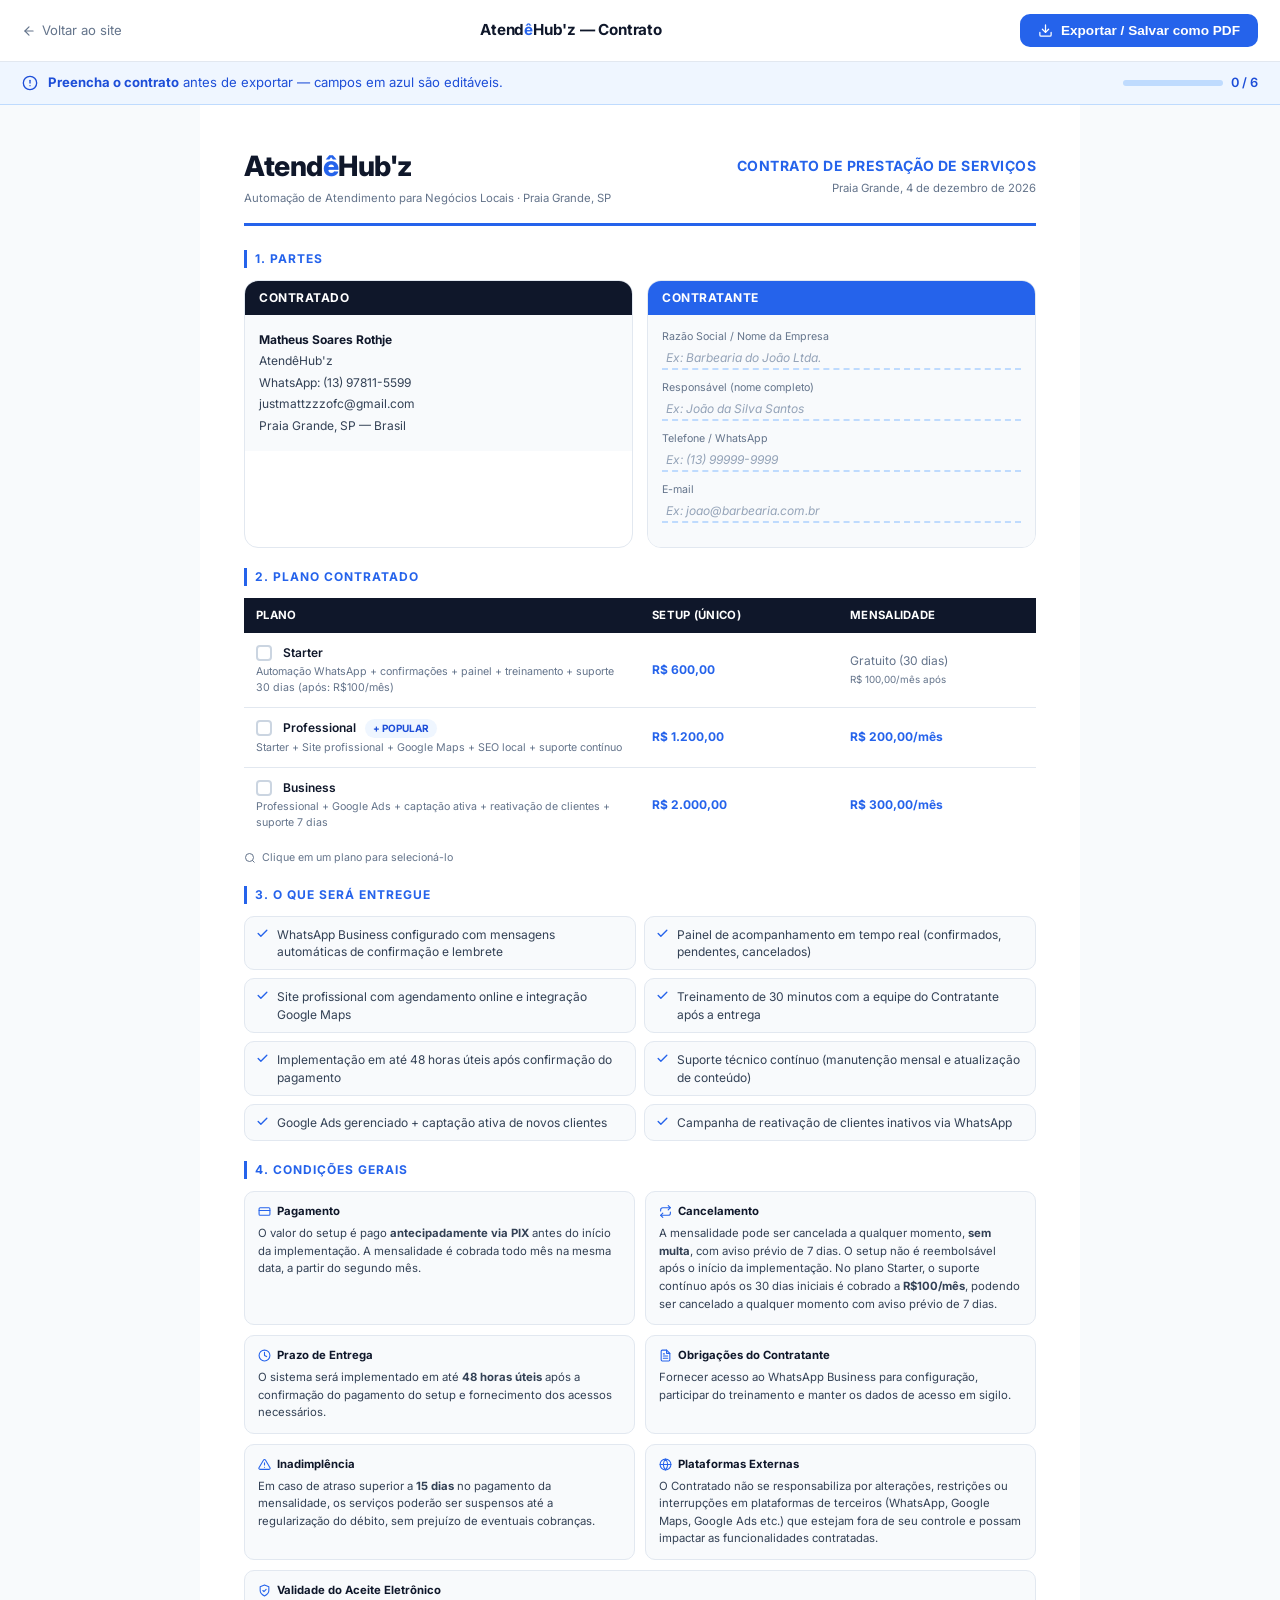
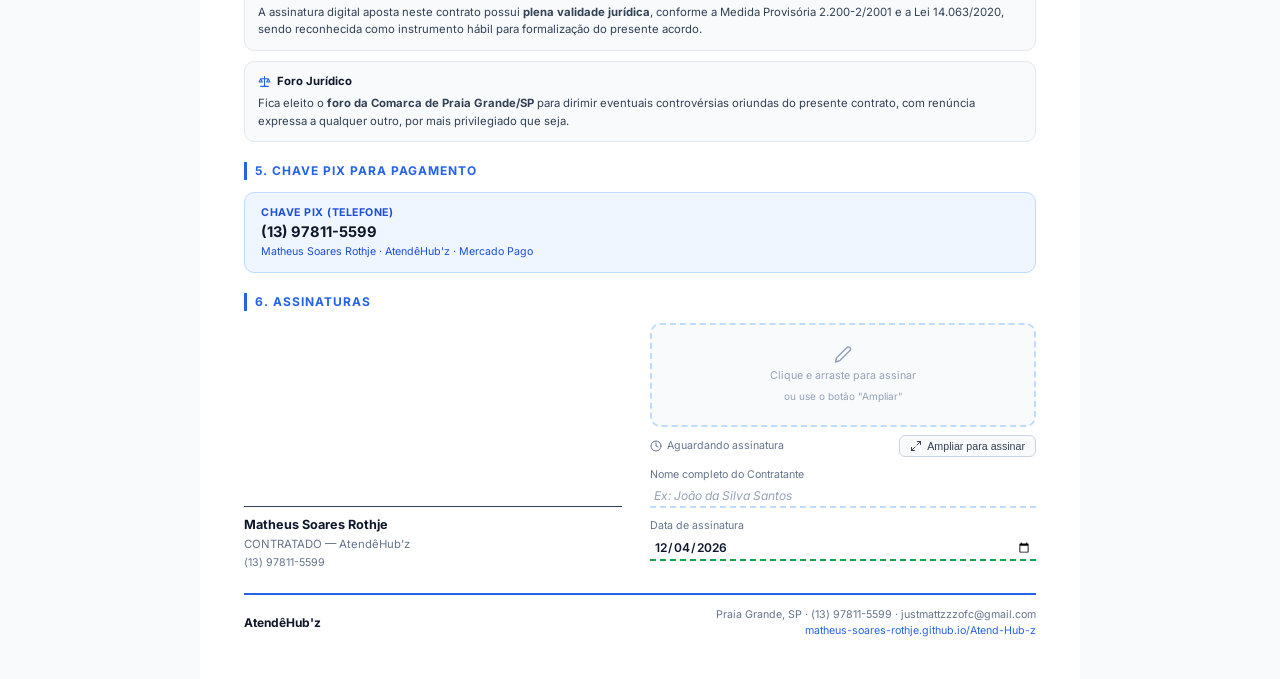
<file: contrato.html>
<!DOCTYPE html>
<html lang="pt-BR">
<head>
<meta charset="UTF-8">
<meta name="viewport" content="width=device-width, initial-scale=1.0">
<title>Contrato de Prestação de Serviços — AtendêHub'z</title>
<link rel="icon" type="image/png" href="assets/logo2.png">
<link rel="preconnect" href="https://fonts.googleapis.com">
<link href="https://fonts.googleapis.com/css2?family=Inter:wght@400;500;600;700;800&display=swap" rel="stylesheet">
<link rel="stylesheet" href="contrato.css">
</head>
<body>

<!-- TOOLBAR -->
<div class="toolbar">
  <a href="index.html#planos" class="btn-back">
    <svg width="14" height="14" viewBox="0 0 24 24" fill="none" stroke="currentColor" stroke-width="2" stroke-linecap="round" stroke-linejoin="round"><line x1="19" y1="12" x2="5" y2="12"/><polyline points="12 19 5 12 12 5"/></svg>
    Voltar ao site
  </a>
  <div class="toolbar-brand">Atend<span>ê</span>Hub'z — Contrato</div>
  <div class="toolbar-actions">
    <button class="btn-export" id="btn-export" onclick="exportarPDF()">
      <svg width="15" height="15" viewBox="0 0 24 24" fill="none" stroke="currentColor" stroke-width="2" stroke-linecap="round" stroke-linejoin="round"><path d="M21 15v4a2 2 0 0 1-2 2H5a2 2 0 0 1-2-2v-4"/><polyline points="7 10 12 15 17 10"/><line x1="12" y1="15" x2="12" y2="3"/></svg>
      Exportar / Salvar como PDF
    </button>
  </div>
</div>

<!-- BANNER PROGRESSO -->
<div class="fill-banner">
  <svg width="16" height="16" viewBox="0 0 24 24" fill="none" stroke="currentColor" stroke-width="2" stroke-linecap="round" stroke-linejoin="round"><circle cx="12" cy="12" r="10"/><line x1="12" y1="8" x2="12" y2="12"/><line x1="12" y1="16" x2="12.01" y2="16"/></svg>
  <span><strong>Preencha o contrato</strong> antes de exportar — campos em azul são editáveis.</span>
  <div class="fill-progress">
    <div class="progress-bar"><div class="progress-fill" id="progress-fill" style="width:0%"></div></div>
    <span id="progress-label">0 / 6</span>
  </div>
</div>

<div class="page">

  <!-- HEADER -->
  <div class="header">
    <div class="brand">
      <div class="brand-name">Atend<span>ê</span>Hub'z</div>
      <div class="brand-sub">Automação de Atendimento para Negócios Locais · Praia Grande, SP</div>
    </div>
    <div class="doc-info">
      <div class="doc-title">Contrato de Prestação de Serviços</div>
      <div class="doc-date" id="data-atual">Praia Grande, SP</div>
    </div>
  </div>

  <!-- PARTES -->
  <div class="section">
    <div class="section-title">1. Partes</div>
    <div class="partes-grid">
      <div class="parte-box">
        <div class="parte-header">Contratado</div>
        <div class="parte-body">
          <p><strong>Matheus Soares Rothje</strong></p>
          <p>AtendêHub'z</p>
          <p>WhatsApp: (13) 97811-5599</p>
          <p>justmattzzzofc@gmail.com</p>
          <p>Praia Grande, SP — Brasil</p>
        </div>
      </div>
      <div class="parte-box contratante">
        <div class="parte-header">Contratante</div>
        <div class="parte-body">
          <div class="field-row">
            <label class="field-label" for="f-razao">Razão Social / Nome da Empresa</label>
            <input class="field-input" id="f-razao" type="text" placeholder="Ex: Barbearia do João Ltda." maxlength="80" data-key="razao">
          </div>
          <div class="field-row">
            <label class="field-label" for="f-resp">Responsável (nome completo)</label>
            <input class="field-input" id="f-resp" type="text" placeholder="Ex: João da Silva Santos" maxlength="60" data-key="responsavel">
          </div>
          <div class="field-row">
            <label class="field-label" for="f-tel">Telefone / WhatsApp</label>
            <input class="field-input" id="f-tel" type="tel" placeholder="Ex: (13) 99999-9999" maxlength="20" data-key="telefone">
            <span class="field-error" id="err-tel">Informe um telefone válido, ex: (13) 99999-9999</span>
          </div>
          <div class="field-row">
            <label class="field-label" for="f-email">E-mail</label>
            <input class="field-input" id="f-email" type="email" placeholder="Ex: joao@barbearia.com.br" maxlength="80" data-key="email">
            <span class="field-error" id="err-email">Informe um e-mail válido, ex: joao@empresa.com.br</span>
          </div>
        </div>
      </div>
    </div>
  </div>

  <!-- PLANO -->
  <div class="section">
    <div class="section-title">2. Plano Contratado</div>
    <table class="planos-table">
      <thead>
        <tr>
          <th style="width:50%">Plano</th>
          <th style="width:25%">Setup (único)</th>
          <th style="width:25%">Mensalidade</th>
        </tr>
      </thead>
      <tbody>
        <tr class="plano-row" data-plano="Starter" data-setup="R$ 600,00" data-mensalidade="Gratuito (30 dias) · R$ 100,00/mês após" onclick="selecionarPlano(this)">
          <td>
            <span class="check-box"><svg viewBox="0 0 24 24" fill="none" stroke="currentColor" stroke-width="3" stroke-linecap="round" stroke-linejoin="round"><polyline points="20 6 9 17 4 12"/></svg></span>
            <span class="plano-destaque">Starter</span>
            <span class="plano-desc">Automação WhatsApp + confirmações + painel + treinamento + suporte 30 dias (após: R$100/mês)</span>
          </td>
          <td class="valor">R$ 600,00</td>
          <td style="color:var(--muted);">Gratuito (30 dias)<br><span style="font-size:0.82em">R$ 100,00/mês após</span></td>
        </tr>
        <tr class="plano-row" data-plano="Professional" data-setup="R$ 1.200,00" data-mensalidade="R$ 200,00/mês" onclick="selecionarPlano(this)">
          <td>
            <span class="check-box"><svg viewBox="0 0 24 24" fill="none" stroke="currentColor" stroke-width="3" stroke-linecap="round" stroke-linejoin="round"><polyline points="20 6 9 17 4 12"/></svg></span>
            <span class="plano-destaque">Professional <span class="badge">+ POPULAR</span></span>
            <span class="plano-desc">Starter + Site profissional + Google Maps + SEO local + suporte contínuo</span>
          </td>
          <td class="valor">R$ 1.200,00</td>
          <td class="valor">R$ 200,00/mês</td>
        </tr>
        <tr class="plano-row" data-plano="Business" data-setup="R$ 2.000,00" data-mensalidade="R$ 300,00/mês" onclick="selecionarPlano(this)">
          <td>
            <span class="check-box"><svg viewBox="0 0 24 24" fill="none" stroke="currentColor" stroke-width="3" stroke-linecap="round" stroke-linejoin="round"><polyline points="20 6 9 17 4 12"/></svg></span>
            <span class="plano-destaque">Business</span>
            <span class="plano-desc">Professional + Google Ads + captação ativa + reativação de clientes + suporte 7 dias</span>
          </td>
          <td class="valor">R$ 2.000,00</td>
          <td class="valor">R$ 300,00/mês</td>
        </tr>
      </tbody>
    </table>
    <div class="plano-hint" id="plano-hint-select">
      <svg width="12" height="12" viewBox="0 0 24 24" fill="none" stroke="currentColor" stroke-width="2"><circle cx="11" cy="11" r="8"/><line x1="21" y1="21" x2="16.65" y2="16.65"/></svg>
      Clique em um plano para selecioná-lo
    </div>
    <div class="plano-hint hidden selected-msg" id="plano-hint-ok">
      <svg width="12" height="12" viewBox="0 0 24 24" fill="none" stroke="currentColor" stroke-width="2"><polyline points="20 6 9 17 4 12"/></svg>
      Plano <strong id="plano-nome-hint"></strong> selecionado
    </div>
    <div class="plano-resumo" id="plano-resumo">
      <div class="plano-resumo-title">Plano selecionado</div>
      <div class="plano-resumo-val" id="resumo-val"></div>
      <div class="plano-resumo-sub" id="resumo-sub"></div>
    </div>
    <div class="validation-tip" id="val-plano">
      <svg viewBox="0 0 24 24" fill="none" stroke="currentColor" stroke-width="2" stroke-linecap="round" stroke-linejoin="round"><path d="M10.29 3.86 1.82 18a2 2 0 0 0 1.71 3h16.94a2 2 0 0 0 1.71-3L13.71 3.86a2 2 0 0 0-3.42 0Z"/><line x1="12" y1="9" x2="12" y2="13"/><line x1="12" y1="17" x2="12.01" y2="17"/></svg>
      Selecione um plano antes de exportar.
    </div>
  </div>

  <!-- ENTREGAS -->
  <div class="section">
    <div class="section-title">3. O que será entregue</div>
    <div class="entregas-grid">
      <div class="entrega-item" data-planos="Starter,Professional,Business">
        <span class="entrega-icon"><svg viewBox="0 0 24 24" fill="none" stroke="currentColor" stroke-width="2.5" stroke-linecap="round" stroke-linejoin="round"><polyline points="20 6 9 17 4 12"/></svg></span>WhatsApp Business configurado com mensagens automáticas de confirmação e lembrete
      </div>
      <div class="entrega-item" data-planos="Starter,Professional,Business">
        <span class="entrega-icon"><svg viewBox="0 0 24 24" fill="none" stroke="currentColor" stroke-width="2.5" stroke-linecap="round" stroke-linejoin="round"><polyline points="20 6 9 17 4 12"/></svg></span>Painel de acompanhamento em tempo real (confirmados, pendentes, cancelados)
      </div>
      <div class="entrega-item" data-planos="Professional,Business">
        <span class="entrega-icon"><svg viewBox="0 0 24 24" fill="none" stroke="currentColor" stroke-width="2.5" stroke-linecap="round" stroke-linejoin="round"><polyline points="20 6 9 17 4 12"/></svg></span>Site profissional com agendamento online e integração Google Maps
      </div>
      <div class="entrega-item" data-planos="Starter,Professional,Business">
        <span class="entrega-icon"><svg viewBox="0 0 24 24" fill="none" stroke="currentColor" stroke-width="2.5" stroke-linecap="round" stroke-linejoin="round"><polyline points="20 6 9 17 4 12"/></svg></span>Treinamento de 30 minutos com a equipe do Contratante após a entrega
      </div>
      <div class="entrega-item" data-planos="Starter,Professional,Business">
        <span class="entrega-icon"><svg viewBox="0 0 24 24" fill="none" stroke="currentColor" stroke-width="2.5" stroke-linecap="round" stroke-linejoin="round"><polyline points="20 6 9 17 4 12"/></svg></span>Implementação em até 48 horas úteis após confirmação do pagamento
      </div>
      <div class="entrega-item" data-planos="Professional,Business">
        <span class="entrega-icon"><svg viewBox="0 0 24 24" fill="none" stroke="currentColor" stroke-width="2.5" stroke-linecap="round" stroke-linejoin="round"><polyline points="20 6 9 17 4 12"/></svg></span>Suporte técnico contínuo (manutenção mensal e atualização de conteúdo)
      </div>
      <div class="entrega-item" data-planos="Business">
        <span class="entrega-icon"><svg viewBox="0 0 24 24" fill="none" stroke="currentColor" stroke-width="2.5" stroke-linecap="round" stroke-linejoin="round"><polyline points="20 6 9 17 4 12"/></svg></span>Google Ads gerenciado + captação ativa de novos clientes
      </div>
      <div class="entrega-item" data-planos="Business">
        <span class="entrega-icon"><svg viewBox="0 0 24 24" fill="none" stroke="currentColor" stroke-width="2.5" stroke-linecap="round" stroke-linejoin="round"><polyline points="20 6 9 17 4 12"/></svg></span>Campanha de reativação de clientes inativos via WhatsApp
      </div>
    </div>
  </div>

  <!-- CLÁUSULAS -->
  <div class="section">
    <div class="section-title">4. Condições Gerais</div>
    <div class="clausulas">
      <div class="clausula">
        <div class="clausula-titulo">
          <svg viewBox="0 0 24 24" fill="none" stroke="currentColor" stroke-width="2" stroke-linecap="round" stroke-linejoin="round"><rect x="2" y="5" width="20" height="14" rx="2"/><line x1="2" y1="10" x2="22" y2="10"/></svg>
          Pagamento
        </div>
        <p>O valor do setup é pago <strong>antecipadamente via PIX</strong> antes do início da implementação. A mensalidade é cobrada todo mês na mesma data, a partir do segundo mês.</p>
      </div>
      <div class="clausula">
        <div class="clausula-titulo">
          <svg viewBox="0 0 24 24" fill="none" stroke="currentColor" stroke-width="2" stroke-linecap="round" stroke-linejoin="round"><polyline points="17 1 21 5 17 9"/><path d="M3 11V9a4 4 0 0 1 4-4h14"/><polyline points="7 23 3 19 7 15"/><path d="M21 13v2a4 4 0 0 1-4 4H3"/></svg>
          Cancelamento
        </div>
        <p>A mensalidade pode ser cancelada a qualquer momento, <strong>sem multa</strong>, com aviso prévio de 7 dias. O setup não é reembolsável após o início da implementação. No plano Starter, o suporte contínuo após os 30 dias iniciais é cobrado a <strong>R$100/mês</strong>, podendo ser cancelado a qualquer momento com aviso prévio de 7 dias.</p>
      </div>
      <div class="clausula">
        <div class="clausula-titulo">
          <svg viewBox="0 0 24 24" fill="none" stroke="currentColor" stroke-width="2" stroke-linecap="round" stroke-linejoin="round"><circle cx="12" cy="12" r="10"/><polyline points="12 6 12 12 16 14"/></svg>
          Prazo de Entrega
        </div>
        <p>O sistema será implementado em até <strong>48 horas úteis</strong> após a confirmação do pagamento do setup e fornecimento dos acessos necessários.</p>
      </div>
      <div class="clausula">
        <div class="clausula-titulo">
          <svg viewBox="0 0 24 24" fill="none" stroke="currentColor" stroke-width="2" stroke-linecap="round" stroke-linejoin="round"><path d="M14 2H6a2 2 0 0 0-2 2v16a2 2 0 0 0 2 2h12a2 2 0 0 0 2-2V8z"/><polyline points="14 2 14 8 20 8"/><line x1="16" y1="13" x2="8" y2="13"/><line x1="16" y1="17" x2="8" y2="17"/><polyline points="10 9 9 9 8 9"/></svg>
          Obrigações do Contratante
        </div>
        <p>Fornecer acesso ao WhatsApp Business para configuração, participar do treinamento e manter os dados de acesso em sigilo.</p>
      </div>
      <div class="clausula">
        <div class="clausula-titulo">
          <svg viewBox="0 0 24 24" fill="none" stroke="currentColor" stroke-width="2" stroke-linecap="round" stroke-linejoin="round"><path d="M10.29 3.86 1.82 18a2 2 0 0 0 1.71 3h16.94a2 2 0 0 0 1.71-3L13.71 3.86a2 2 0 0 0-3.42 0Z"/><line x1="12" y1="9" x2="12" y2="13"/><line x1="12" y1="17" x2="12.01" y2="17"/></svg>
          Inadimplência
        </div>
        <p>Em caso de atraso superior a <strong>15 dias</strong> no pagamento da mensalidade, os serviços poderão ser suspensos até a regularização do débito, sem prejuízo de eventuais cobranças.</p>
      </div>
      <div class="clausula">
        <div class="clausula-titulo">
          <svg viewBox="0 0 24 24" fill="none" stroke="currentColor" stroke-width="2" stroke-linecap="round" stroke-linejoin="round"><circle cx="12" cy="12" r="10"/><line x1="2" y1="12" x2="22" y2="12"/><path d="M12 2a15.3 15.3 0 0 1 4 10 15.3 15.3 0 0 1-4 10 15.3 15.3 0 0 1-4-10 15.3 15.3 0 0 1 4-10z"/></svg>
          Plataformas Externas
        </div>
        <p>O Contratado não se responsabiliza por alterações, restrições ou interrupções em plataformas de terceiros (WhatsApp, Google Maps, Google Ads etc.) que estejam fora de seu controle e possam impactar as funcionalidades contratadas.</p>
      </div>
      <div class="clausula" style="grid-column: 1 / -1;">
        <div class="clausula-titulo">
          <svg viewBox="0 0 24 24" fill="none" stroke="currentColor" stroke-width="2" stroke-linecap="round" stroke-linejoin="round"><path d="M12 22s8-4 8-10V5l-8-3-8 3v7c0 6 8 10 8 10z"/><polyline points="9 12 11 14 15 10"/></svg>
          Validade do Aceite Eletrônico
        </div>
        <p>A assinatura digital aposta neste contrato possui <strong>plena validade jurídica</strong>, conforme a Medida Provisória 2.200-2/2001 e a Lei 14.063/2020, sendo reconhecida como instrumento hábil para formalização do presente acordo.</p>
      </div>
      <div class="clausula" style="grid-column: 1 / -1;">
        <div class="clausula-titulo">
          <svg viewBox="0 0 24 24" fill="none" stroke="currentColor" stroke-width="2" stroke-linecap="round" stroke-linejoin="round"><path d="M12 3v18M5 21h14M5 7l-3 6h6l-3-6zM19 7l-3 6h6l-3-6zM5 7h14"/></svg>
          Foro Jurídico
        </div>
        <p>Fica eleito o <strong>foro da Comarca de Praia Grande/SP</strong> para dirimir eventuais controvérsias oriundas do presente contrato, com renúncia expressa a qualquer outro, por mais privilegiado que seja.</p>
      </div>
    </div>
  </div>

  <!-- PIX -->
  <div class="section">
    <div class="section-title">5. Chave PIX para Pagamento</div>
    <div class="pix-box">
      <div>
        <div class="pix-label">Chave PIX (Telefone)</div>
        <div class="pix-key">(13) 97811-5599</div>
        <div class="pix-desc">Matheus Soares Rothje · AtendêHub'z · Mercado Pago</div>
      </div>
    </div>
  </div>

  <!-- ASSINATURAS -->
  <div class="section">
    <div class="section-title">6. Assinaturas</div>
    <div class="assinaturas">

      <!-- CONTRATADO (fixo) -->
      <div class="assinatura-box static-side">
        <div class="sig-static-line"></div>
        <div class="assinatura-nome">Matheus Soares Rothje</div>
        <div class="assinatura-cargo">CONTRATADO — AtendêHub'z</div>
        <div class="assinatura-contato">(13) 97811-5599</div>
      </div>

      <!-- CONTRATANTE (pad melhorado) -->
      <div class="assinatura-box">
        <div class="sig-area" id="sig-area">
          <canvas class="sig-canvas" id="sig-canvas"></canvas>
          <div class="sig-placeholder" id="sig-placeholder">
            <svg viewBox="0 0 24 24" fill="none" stroke="currentColor" stroke-width="2" stroke-linecap="round" stroke-linejoin="round"><path d="M17 3a2.85 2.83 0 1 1 4 4L7.5 20.5 2 22l1.5-5.5Z"/></svg>
            Clique e arraste para assinar<br>
            <span style="font-size:7.5pt">ou use o botão "Ampliar"</span>
          </div>
        </div>

        <div class="sig-footer">
          <div class="sig-status-text" id="sig-status">
            <svg viewBox="0 0 24 24" fill="none" stroke="currentColor" stroke-width="2" stroke-linecap="round" stroke-linejoin="round"><circle cx="12" cy="12" r="10"/><polyline points="12 6 12 12 16 14"/></svg>
            Aguardando assinatura
          </div>
          <div class="sig-btn-group">
            <button class="btn-sig-clear" id="btn-sig-clear" onclick="clearSmall()">
              <svg viewBox="0 0 24 24" fill="none" stroke="currentColor" stroke-width="2" stroke-linecap="round" stroke-linejoin="round"><line x1="18" y1="6" x2="6" y2="18"/><line x1="6" y1="6" x2="18" y2="18"/></svg>
              Limpar
            </button>
            <button class="btn-sig-expand" onclick="abrirModal()">
              <svg viewBox="0 0 24 24" fill="none" stroke="currentColor" stroke-width="2" stroke-linecap="round" stroke-linejoin="round"><polyline points="15 3 21 3 21 9"/><polyline points="9 21 3 21 3 15"/><line x1="21" y1="3" x2="14" y2="10"/><line x1="3" y1="21" x2="10" y2="14"/></svg>
              Ampliar para assinar
            </button>
          </div>
        </div>

        <div class="field-row">
          <label class="field-label" for="f-sig-nome">Nome completo do Contratante</label>
          <input class="field-input" id="f-sig-nome" type="text" placeholder="Ex: João da Silva Santos" maxlength="60" data-key="sig_nome">
        </div>
        <div class="field-row">
          <label class="field-label" for="f-data">Data de assinatura</label>
          <input class="field-input date-field" id="f-data" type="date" data-key="data_assinatura">
        </div>
        <div class="validation-tip" id="val-sig">
          <svg viewBox="0 0 24 24" fill="none" stroke="currentColor" stroke-width="2" stroke-linecap="round" stroke-linejoin="round"><path d="M10.29 3.86 1.82 18a2 2 0 0 0 1.71 3h16.94a2 2 0 0 0 1.71-3L13.71 3.86a2 2 0 0 0-3.42 0Z"/><line x1="12" y1="9" x2="12" y2="13"/><line x1="12" y1="17" x2="12.01" y2="17"/></svg>
          Adicione a assinatura e a data antes de exportar.
        </div>
      </div>
    </div>
  </div>

  <!-- FOOTER -->
  <div class="doc-footer">
    <div class="footer-brand">AtendêHub'z</div>
    <div class="footer-info">
      Praia Grande, SP · (13) 97811-5599 · justmattzzzofc@gmail.com<br>
      <a href="https://matheus-soares-rothje.github.io/Atend-Hub-z" target="_blank" style="color:var(--blue);text-decoration:none;">matheus-soares-rothje.github.io/Atend-Hub-z</a>
    </div>
  </div>

</div><!-- /page -->

<!-- MODAL DE ASSINATURA AMPLIADA -->
<div class="sig-modal-overlay" id="sig-modal-overlay">
  <div class="sig-modal">
    <div class="sig-modal-header">
      <div class="sig-modal-title">
        <svg viewBox="0 0 24 24" fill="none" stroke="currentColor" stroke-width="2" stroke-linecap="round" stroke-linejoin="round"><path d="M17 3a2.85 2.83 0 1 1 4 4L7.5 20.5 2 22l1.5-5.5Z"/></svg>
        Assinatura digital — área ampliada
      </div>
      <button class="btn-modal-close" onclick="fecharModal()" aria-label="Fechar">
        <svg viewBox="0 0 24 24" fill="none" stroke="currentColor" stroke-width="2" stroke-linecap="round" stroke-linejoin="round"><line x1="18" y1="6" x2="6" y2="18"/><line x1="6" y1="6" x2="18" y2="18"/></svg>
      </button>
    </div>

    <div class="sig-modal-canvas-wrap" id="sig-modal-wrap">
      <canvas class="sig-modal-canvas" id="sig-modal-canvas"></canvas>
      <div class="sig-modal-placeholder" id="sig-modal-placeholder">
        <svg viewBox="0 0 24 24" fill="none" stroke="currentColor" stroke-width="2" stroke-linecap="round" stroke-linejoin="round"><path d="M17 3a2.85 2.83 0 1 1 4 4L7.5 20.5 2 22l1.5-5.5Z"/></svg>
        Assine com o mouse ou dedo<br>
        <span style="font-size:8pt">Use o espaço inteiro para uma assinatura legível</span>
      </div>
    </div>

    <div class="sig-modal-tip">
      <svg viewBox="0 0 24 24" fill="none" stroke="currentColor" stroke-width="2" stroke-linecap="round" stroke-linejoin="round"><path d="M9 18h6"/><path d="M10 22h4"/><path d="M12 2a7 7 0 0 0-4 12.7V17h8v-2.3A7 7 0 0 0 12 2z"/></svg>
      Quanto maior e mais clara a assinatura, melhor aparece no documento exportado.
    </div>

    <div class="sig-modal-footer">
      <button class="btn-modal-refazer" onclick="clearModal()">
        <svg viewBox="0 0 24 24" fill="none" stroke="currentColor" stroke-width="2" stroke-linecap="round" stroke-linejoin="round"><polyline points="1 4 1 10 7 10"/><path d="M3.51 15a9 9 0 1 0 2.13-9.36L1 10"/></svg>
        Limpar e refazer
      </button>
      <button class="btn-modal-confirmar" id="btn-modal-confirmar" onclick="confirmarSig()" disabled>
        <svg viewBox="0 0 24 24" fill="none" stroke="currentColor" stroke-width="2.5" stroke-linecap="round" stroke-linejoin="round"><polyline points="20 6 9 17 4 12"/></svg>
        Confirmar assinatura
      </button>
    </div>
  </div>
</div>

<script src="contrato.js"></script>

</body>
</html>
</file>
<file: contrato.css>
* { margin: 0; padding: 0; box-sizing: border-box; }

  :root{
    --ink:       #0F172A;
    --ink-2:     #1E293B;
    --ink-3:     #334155;
    --muted:     #64748B;
    --muted-2:   #94A3B8;
    --border:    #E2E8F0;
    --border-2:  #CBD5E1;
    --surface:   #F8FAFC;
    --surface-2: #F1F5F9;
    --white:     #FFFFFF;
    --blue:      #2563EB;
    --blue-h:    #1D4ED8;
    --blue-s:    #EFF6FF;
    --blue-b:    #BFDBFE;
    --green:     #16A34A;
    --green-s:   #F0FDF4;
    --green-b:   #BBF7D0;
    --r:6px;
    --r2:10px;
    --r3:14px;
  }

  body {
    font-family: 'Inter', system-ui, Arial, sans-serif;
    font-size: 10pt;
    color: var(--ink);
    background: var(--surface);
    line-height: 1.5;
    overflow-x: hidden;
  }

  /* ── TOOLBAR ── */
  .toolbar{
    position: sticky; top: 0; z-index: 10;
    background: rgba(255,255,255,0.95);
    backdrop-filter: blur(8px);
    border-bottom: 1px solid var(--border);
    padding: 14px 22px;
    display: flex; align-items: center; justify-content: space-between;
    gap: 12px;
  }
  .toolbar-brand{
    font-weight: 700; font-size: 0.95rem; color: var(--ink); letter-spacing: -0.2px;
  }
  .toolbar-brand span{ color: var(--blue); }
  .toolbar-actions{ display:flex; gap:10px; align-items:center; }
  .btn-back{
    font-size: 0.82rem; color: var(--muted); text-decoration: none;
    display:flex; align-items:center; gap:6px;
  }
  .btn-back:hover{ color: var(--ink); }
  .btn-export{
    background: var(--blue); color: #fff; border:none; cursor:pointer;
    font-size: 0.85rem; font-weight: 600; padding: 9px 18px;
    border-radius: var(--r2); display:flex; align-items:center; gap:8px;
    transition: background .15s;
  }
  .btn-export:hover{ background: var(--blue-h); }
  .btn-export:disabled{ opacity:.55; cursor:not-allowed; }

  /* ── BANNER DE PREENCHIMENTO ── */
  .fill-banner{
    background: var(--blue-s);
    border-bottom: 1px solid var(--blue-b);
    padding: 11px 22px;
    display: flex; align-items: center; gap: 10px;
    font-size: 0.82rem; color: var(--blue-h);
  }
  .fill-banner strong{ font-weight: 700; }
  .fill-progress{
    margin-left: auto; display: flex; align-items: center; gap: 8px;
    font-weight: 600; font-size: 0.8rem;
  }
  .progress-bar{
    width: 100px; height: 6px;
    background: var(--blue-b); border-radius: 99px; overflow: hidden;
  }
  .progress-fill{
    height: 100%; background: var(--blue);
    border-radius: 99px; transition: width .4s ease;
  }

  /* ── PAGE ── */
  .page {
    max-width: 880px;
    margin: 0 auto;
    background: var(--white);
    padding: 40px 44px;
  }

  /* ── EDITABLE FIELDS ── */
  .editable{
    display: inline-block;
    min-width: 140px;
    border-bottom: 2px dashed var(--blue-b);
    padding: 1px 4px;
    color: var(--ink);
    font-size: inherit;
    font-family: inherit;
    font-weight: 600;
    cursor: text;
    outline: none;
    transition: border-color .15s, background .15s;
    border-radius: 3px 3px 0 0;
  }
  .editable:focus{
    border-bottom-color: var(--blue);
    background: var(--blue-s);
  }
  .editable.filled{
    border-bottom-color: var(--green);
    color: var(--ink);
  }

  /* ── HEADER ── */
  .header {
    display: flex;
    align-items: center;
    justify-content: space-between;
    border-bottom: 3px solid var(--blue);
    padding-bottom: 16px;
    margin-bottom: 24px;
  }
  .brand { display: flex; flex-direction: column; }
  .brand-name {
    font-size: 21pt;
    font-weight: 800;
    color: var(--ink);
    letter-spacing: -0.5px;
  }
  .brand-name span{ color: var(--blue); }
  .brand-sub {
    font-size: 8.5pt;
    color: var(--muted);
    margin-top: 3px;
  }
  .doc-info { text-align: right; }
  .doc-title {
    font-size: 10.5pt;
    font-weight: 700;
    color: var(--blue);
    text-transform: uppercase;
    letter-spacing: 0.5px;
  }
  .doc-date { font-size: 8.5pt; color: var(--muted); margin-top: 4px; }

  /* ── SECTIONS ── */
  .section { margin-bottom: 20px; }
  .section-title {
    font-size: 9pt;
    font-weight: 700;
    color: var(--blue);
    text-transform: uppercase;
    letter-spacing: 1px;
    border-left: 3px solid var(--blue);
    padding-left: 8px;
    margin-bottom: 12px;
  }

  /* ── PARTES ── */
  .partes-grid {
    display: grid;
    grid-template-columns: 1fr 1fr;
    gap: 14px;
  }
  .parte-box {
    border: 1px solid var(--border);
    border-radius: var(--r3);
    overflow: hidden;
  }
  .parte-header {
    background: var(--ink);
    color: white;
    font-weight: 700;
    font-size: 9pt;
    padding: 8px 14px;
    text-transform: uppercase;
    letter-spacing: 0.5px;
  }
  .parte-box.contratante .parte-header{ background: var(--blue); }
  .parte-body { padding: 14px; background: var(--surface); }
  .parte-body p { font-size: 9pt; line-height: 1.8; color: var(--ink-3); }
  .parte-body strong { color: var(--ink); }

  .field-row { margin-bottom: 10px; }
  .field-label { font-size: 8pt; color: var(--muted); display: block; margin-bottom: 2px; }
  .field-input{
    width: 100%;
    border: none;
    border-bottom: 2px dashed var(--blue-b);
    background: transparent;
    font-family: inherit;
    font-size: 9pt;
    font-weight: 600;
    color: var(--ink);
    padding: 3px 4px;
    outline: none;
    border-radius: 3px 3px 0 0;
    transition: border-color .15s, background .15s;
  }
  .field-input::placeholder{ color: var(--muted-2); font-weight: 400; font-style: italic; }
  .field-input:focus{
    border-bottom-color: var(--blue);
    background: var(--blue-s);
  }
  .field-input.filled{ border-bottom-color: var(--green); }

  /* ── PLANOS ── */
  .planos-table {
    width: 100%;
    border-collapse: collapse;
    font-size: 9pt;
  }
  .planos-table thead tr {
    background: var(--ink);
    color: white;
  }
  .planos-table th {
    padding: 9px 12px;
    text-align: left;
    font-weight: 700;
    font-size: 8.5pt;
    text-transform: uppercase;
    letter-spacing: 0.3px;
  }
  .planos-table td {
    padding: 11px 12px;
    border-bottom: 1px solid var(--border);
    vertical-align: middle;
  }
  .planos-table tr:last-child td { border-bottom: none; }

  .plano-row{
    cursor: pointer;
    transition: background .15s;
    user-select: none;
  }
  .plano-row:hover td{ background: var(--blue-s) !important; }
  .plano-row.selected td{
    background: var(--blue-s) !important;
    border-top: 2px solid var(--blue);
    border-bottom: 2px solid var(--blue);
  }
  .plano-row.selected td:first-child{ border-left: 3px solid var(--blue); }

  .check-box {
    display: inline-flex;
    align-items: center;
    justify-content: center;
    width: 16px;
    height: 16px;
    border: 2px solid var(--border-2);
    border-radius: 4px;
    margin-right: 8px;
    vertical-align: middle;
    flex-shrink: 0;
    transition: all .15s;
    font-size: 10px;
    color: white;
    font-weight: 800;
  }
  .plano-row.selected .check-box{
    background: var(--blue);
    border-color: var(--blue);
  }
  .check-box svg{ display:none; width:11px; height:11px; }
  .plano-row.selected .check-box svg{ display:block; }
  .plano-destaque { font-weight: 600; color: var(--ink); }
  .plano-desc { font-size: 8pt; color: var(--muted); display: block; margin-top: 2px; }
  .valor { font-weight: 700; color: var(--blue); white-space: nowrap; }
  .badge {
    display: inline-block;
    background: var(--blue-s);
    color: var(--blue-h);
    font-size: 7.5pt;
    font-weight: 700;
    padding: 2px 8px;
    border-radius: 20px;
    margin-left: 6px;
  }

  .plano-hint{
    font-size: 8pt; color: var(--muted); margin-top: 8px;
    display: flex; align-items: center; gap: 6px;
  }
  .plano-hint.hidden{ display: none; }
  .plano-hint.selected-msg{ color: var(--green); font-weight: 600; }

  .plano-resumo{
    background: var(--blue-s);
    border: 1.5px solid var(--blue-b);
    border-radius: var(--r2);
    padding: 12px 16px;
    margin-top: 12px;
    display: none;
  }
  .plano-resumo.visible{ display: block; }
  .plano-resumo-title{ font-size: 8pt; color: var(--blue-h); font-weight: 700; text-transform: uppercase; letter-spacing: .5px; margin-bottom: 4px; }
  .plano-resumo-val{ font-size: 11pt; font-weight: 700; color: var(--ink); }
  .plano-resumo-sub{ font-size: 8pt; color: var(--blue-h); margin-top: 2px; }

  /* ── ENTREGAS ── */
  .entregas-grid {
    display: grid;
    grid-template-columns: 1fr 1fr;
    gap: 8px;
  }
  .entrega-item {
    display: flex;
    align-items: flex-start;
    gap: 8px;
    background: var(--surface);
    border: 1px solid var(--border);
    border-radius: var(--r2);
    padding: 9px 11px;
    font-size: 9pt;
    line-height: 1.45;
    color: var(--ink-3);
    transition: opacity .2s;
  }
  .entrega-item.locked{ opacity: 0.38; }
  .entrega-icon { color: var(--blue); flex-shrink: 0; margin-top: 1px; display:flex; }
  .entrega-icon svg{ width:13px; height:13px; }

  /* ── CLÁUSULAS ── */
  .clausulas { display: grid; grid-template-columns: 1fr 1fr; gap: 10px; }
  .clausula {
    background: var(--surface);
    border: 1px solid var(--border);
    border-radius: var(--r2);
    padding: 11px 13px;
  }
  .clausula-titulo {
    font-size: 8.5pt; font-weight: 700; color: var(--ink); margin-bottom: 5px;
    display: flex; align-items: center; gap: 6px;
  }
  .clausula-titulo svg{ width:13px; height:13px; color: var(--blue); flex-shrink:0; }
  .clausula p { font-size: 8.5pt; line-height: 1.55; color: var(--ink-3); }

  /* ── ASSINATURAS ── */
  .assinaturas { display: grid; grid-template-columns: 1fr 1fr; gap: 28px; margin-top: 8px; }

  /* Pad de assinatura melhorado */
  .sig-area{
    position: relative;
    border: 2px dashed var(--blue-b);
    border-radius: var(--r2);
    background: var(--surface);
    margin-bottom: 8px;
    overflow: hidden;
    transition: border-color .2s;
  }
  .sig-area:hover{ border-color: var(--blue); }
  .sig-area.has-sig{ border-style: solid; border-color: var(--green); }
  .sig-canvas{
    display: block;
    width: 100%;
    height: 100px;
    cursor: crosshair;
    touch-action: none;
  }
  .sig-placeholder{
    position: absolute;
    top: 50%; left: 50%;
    transform: translate(-50%, -50%);
    font-size: 8pt; color: var(--muted-2);
    pointer-events: none;
    text-align: center;
    line-height: 1.6;
    transition: opacity .2s;
    display: flex;
    flex-direction: column;
    align-items: center;
    gap: 4px;
  }
  .sig-placeholder svg{ width:18px; height:18px; }
  .sig-placeholder.hide{ opacity: 0; }

  .sig-footer{
    display: flex;
    justify-content: space-between;
    align-items: center;
    margin-bottom: 10px;
    gap: 8px;
  }
  .sig-status-text{
    font-size: 8pt;
    color: var(--muted);
    display: flex;
    align-items: center;
    gap: 5px;
  }
  .sig-status-text svg{ width:12px; height:12px; flex-shrink:0; }
  .sig-status-text.done{ color: var(--green); font-weight: 600; }

  .sig-btn-group{ display: flex; gap: 8px; align-items: center; }
  .btn-sig-clear{
    font-size: 8pt; color: var(--muted); background: none; border: none;
    cursor: pointer; padding: 3px 0; display: none;
    align-items: center; gap: 4px;
  }
  .btn-sig-clear svg{ width:11px; height:11px; }
  .btn-sig-clear:hover{ color: #DC2626; }
  .btn-sig-clear.show{ display: inline-flex; align-items: center; gap: 4px; }

  .btn-sig-expand{
    font-size: 8pt;
    background: var(--surface);
    border: 1px solid var(--border-2);
    border-radius: var(--r);
    padding: 4px 10px;
    cursor: pointer;
    color: var(--ink-3);
    display: inline-flex;
    align-items: center;
    gap: 5px;
    transition: background .15s;
  }
  .btn-sig-expand svg{ width:12px; height:12px; }
  .btn-sig-expand:hover{ background: var(--blue-s); border-color: var(--blue-b); color: var(--blue-h); }

  /* Modal de assinatura */
  .sig-modal-overlay{
    display: none;
    position: fixed;
    inset: 0;
    background: rgba(15,23,42,0.6);
    z-index: 200;
    align-items: center;
    justify-content: center;
    backdrop-filter: blur(4px);
  }
  .sig-modal-overlay.open{ display: flex; }

  .sig-modal{
    background: var(--white);
    border-radius: var(--r3);
    width: min(700px, 95vw);
    padding: 24px;
    display: flex;
    flex-direction: column;
    gap: 16px;
    box-shadow: 0 20px 60px rgba(0,0,0,.18);
  }
  .sig-modal-header{
    display: flex;
    align-items: center;
    justify-content: space-between;
  }
  .sig-modal-title{
    font-size: 11pt;
    font-weight: 700;
    color: var(--ink);
    display: flex;
    align-items: center;
    gap: 8px;
  }
  .sig-modal-title svg{ width:16px; height:16px; color: var(--blue); }
  .btn-modal-close{
    background: none; border: none; cursor: pointer;
    font-size: 18px; color: var(--muted); line-height: 1; padding: 2px;
    display: flex; align-items: center;
  }
  .btn-modal-close svg{ width:18px; height:18px; }
  .btn-modal-close:hover{ color: #DC2626; }

  .sig-modal-canvas-wrap{
    position: relative;
    border: 2px dashed var(--blue-b);
    border-radius: var(--r2);
    background: var(--surface);
    overflow: hidden;
    height: 240px;
    transition: border-color .2s;
  }
  .sig-modal-canvas-wrap:hover{ border-color: var(--blue); }
  .sig-modal-canvas-wrap.has-sig{ border-style: solid; border-color: var(--green); }

  .sig-modal-canvas{
    display: block;
    width: 100%;
    height: 240px;
    cursor: crosshair;
    touch-action: none;
  }
  .sig-modal-placeholder{
    position: absolute;
    top: 50%; left: 50%;
    transform: translate(-50%, -50%);
    font-size: 9pt; color: var(--muted-2);
    pointer-events: none;
    text-align: center;
    line-height: 1.6;
    transition: opacity .2s;
    display: flex;
    flex-direction: column;
    align-items: center;
    gap: 5px;
  }
  .sig-modal-placeholder svg{ width:22px; height:22px; }
  .sig-modal-placeholder.hide{ opacity: 0; }

  .sig-modal-tip{
    font-size: 8pt;
    color: var(--muted);
    background: var(--surface);
    border: 1px solid var(--border);
    border-radius: var(--r);
    padding: 7px 12px;
    display: flex;
    align-items: center;
    gap: 6px;
  }
  .sig-modal-tip svg{ width:13px; height:13px; color: var(--blue); flex-shrink:0; }

  .sig-modal-footer{
    display: flex;
    justify-content: space-between;
    align-items: center;
    gap: 12px;
  }
  .btn-modal-refazer{
    font-size: 9pt; color: var(--muted); background: none; border: none;
    cursor: pointer; padding: 6px 0;
    display: flex; align-items: center; gap: 5px;
  }
  .btn-modal-refazer svg{ width:12px; height:12px; }
  .btn-modal-refazer:hover{ color: #DC2626; }

  .btn-modal-confirmar{
    background: var(--green);
    color: #fff;
    border: none;
    border-radius: var(--r2);
    padding: 10px 22px;
    font-size: 9pt;
    font-weight: 700;
    cursor: pointer;
    display: flex;
    align-items: center;
    gap: 7px;
    transition: background .15s;
  }
  .btn-modal-confirmar svg{ width:13px; height:13px; }
  .btn-modal-confirmar:hover{ background: #15803D; }
  .btn-modal-confirmar:disabled{ opacity: .45; cursor: not-allowed; }

  /* Lado contratado (linha estática) */
  .sig-static-line{
    border-top: 1.5px solid var(--ink-3);
    margin-bottom: 8px;
    margin-top: 36px;
  }
  .assinatura-box.static-side{
    display: flex; flex-direction: column; justify-content: flex-end;
  }
  .assinatura-nome { font-weight: 700; font-size: 9.5pt; color: var(--ink); }
  .assinatura-cargo { font-size: 8.5pt; color: var(--muted); margin-top: 2px; }
  .assinatura-contato { font-size: 8pt; color: var(--muted); margin-top: 2px; }

  /* ── PIX ── */
  .pix-box {
    background: var(--blue-s);
    border: 1.5px solid var(--blue-b);
    border-radius: var(--r2);
    padding: 12px 16px;
    display: flex;
    align-items: center;
    gap: 12px;
  }
  .pix-label { font-size: 8pt; color: var(--blue-h); font-weight: 700; text-transform: uppercase; letter-spacing: 0.5px; }
  .pix-key { font-size: 11pt; font-weight: 700; color: var(--ink); }
  .pix-desc { font-size: 8pt; color: var(--blue-h); margin-top: 1px; }

  /* ── VALIDAÇÃO ── */
  .field-input.invalid{
    border-bottom-color: #DC2626 !important;
    background: #FFF1F1 !important;
  }
  .field-error{
    font-size: 7.5pt; color: #DC2626; margin-top: 2px; display: none;
  }
  .field-error.show{ display: block; }
  .validation-tip{
    font-size: 8pt; color: #DC2626; margin-top: 6px; display: none;
    align-items: center; gap: 5px;
  }
  .validation-tip svg{ width:12px; height:12px; flex-shrink:0; }
  .validation-tip.show{ display: flex; }

  .date-field{
    border: none;
    border-bottom: 2px dashed var(--blue-b);
    background: transparent;
    font-family: inherit;
    font-size: 9pt;
    font-weight: 600;
    color: var(--ink);
    padding: 3px 4px;
    outline: none;
    border-radius: 3px 3px 0 0;
    cursor: pointer;
    transition: border-color .15s, background .15s;
  }
  .date-field:focus{ border-bottom-color: var(--blue); background: var(--blue-s); }
  .date-field.filled{ border-bottom-color: var(--green); }

  /* ── FOOTER ── */
  .doc-footer {
    border-top: 2px solid var(--blue);
    margin-top: 22px;
    padding-top: 12px;
    display: flex;
    justify-content: space-between;
    align-items: center;
  }
  .footer-brand { font-weight: 700; font-size: 9pt; color: var(--ink); }
  .footer-info { font-size: 8pt; color: var(--muted); text-align: right; }

  /* ── RESPONSIVIDADE MOBILE ── */
  @media (max-width: 767px) {

    .toolbar {
      flex-wrap: wrap;
      gap: 8px;
      padding: 10px 16px;
    }

    .toolbar-brand { font-size: 0.82rem; }

    .btn-export {
      font-size: 0.78rem;
      padding: 8px 14px;
    }

    .fill-banner {
      flex-wrap: wrap;
      gap: 6px;
      font-size: 0.78rem;
    }

    .fill-progress {
      margin-left: 0;
      width: 100%;
    }

    .page {
      padding: 24px 18px;
    }

    .editable {
      min-width: 80px;
      max-width: 100%;
    }

    /* Partes em coluna única */
    .partes-grid {
      grid-template-columns: 1fr;
    }

    /* Entregas em coluna única */
    .entregas-grid {
      grid-template-columns: 1fr;
    }

    /* Cláusulas em coluna única */
    .clausulas {
      grid-template-columns: 1fr;
    }

    /* Assinaturas em coluna única */
    .assinaturas {
      grid-template-columns: 1fr;
      gap: 20px;
    }

    /* Tabela de planos vira cards */
    .planos-table,
    .planos-table thead,
    .planos-table tbody,
    .planos-table th,
    .planos-table td,
    .planos-table tr {
      display: block;
    }

    .planos-table thead tr {
      position: absolute;
      top: -9999px;
      left: -9999px;
    }

    .planos-table td {
      border: none;
      border-bottom: 1px solid var(--border);
      position: relative;
      padding: 8px 10px 8px 44%;
      word-break: break-word;
    }

    .planos-table td::before {
      content: attr(data-label);
      position: absolute;
      left: 10px;
      width: 40%;
      font-weight: 700;
      font-size: 0.75rem;
      color: var(--muted);
      text-transform: uppercase;
      letter-spacing: 0.3px;
    }

    .planos-table tr {
      border: 1px solid var(--border);
      border-radius: var(--r2);
      margin-bottom: 12px;
      overflow: hidden;
    }

    .sig-area { min-height: 80px; }

    /* Modal de assinatura ocupa quase a tela toda */
    .sig-modal {
      width: 95vw;
      padding: 16px;
    }
  }

  /* ── IMPRESSÃO ── */
  @media print {
    .toolbar,
    .fill-banner,
    .plano-hint,
    .sig-placeholder,
    .sig-modal-placeholder,
    .sig-footer,
    .sig-modal-overlay{ display:none !important; }
    body{ background: white; }
    .page{ max-width:none; padding: 18px 26px; }
    @page{ margin: 12mm; }
    .field-input{ border-bottom: 1px solid #ccc !important; background: transparent !important; }
    .sig-area{ border: 1px solid #ccc !important; }
    .plano-row:not(.selected){ display: none; }
    .plano-row.selected td{ background: #EFF6FF !important; }
    .entrega-item.locked{ display: none; }
    .plano-resumo{ display: block !important; }
  }
</file>
